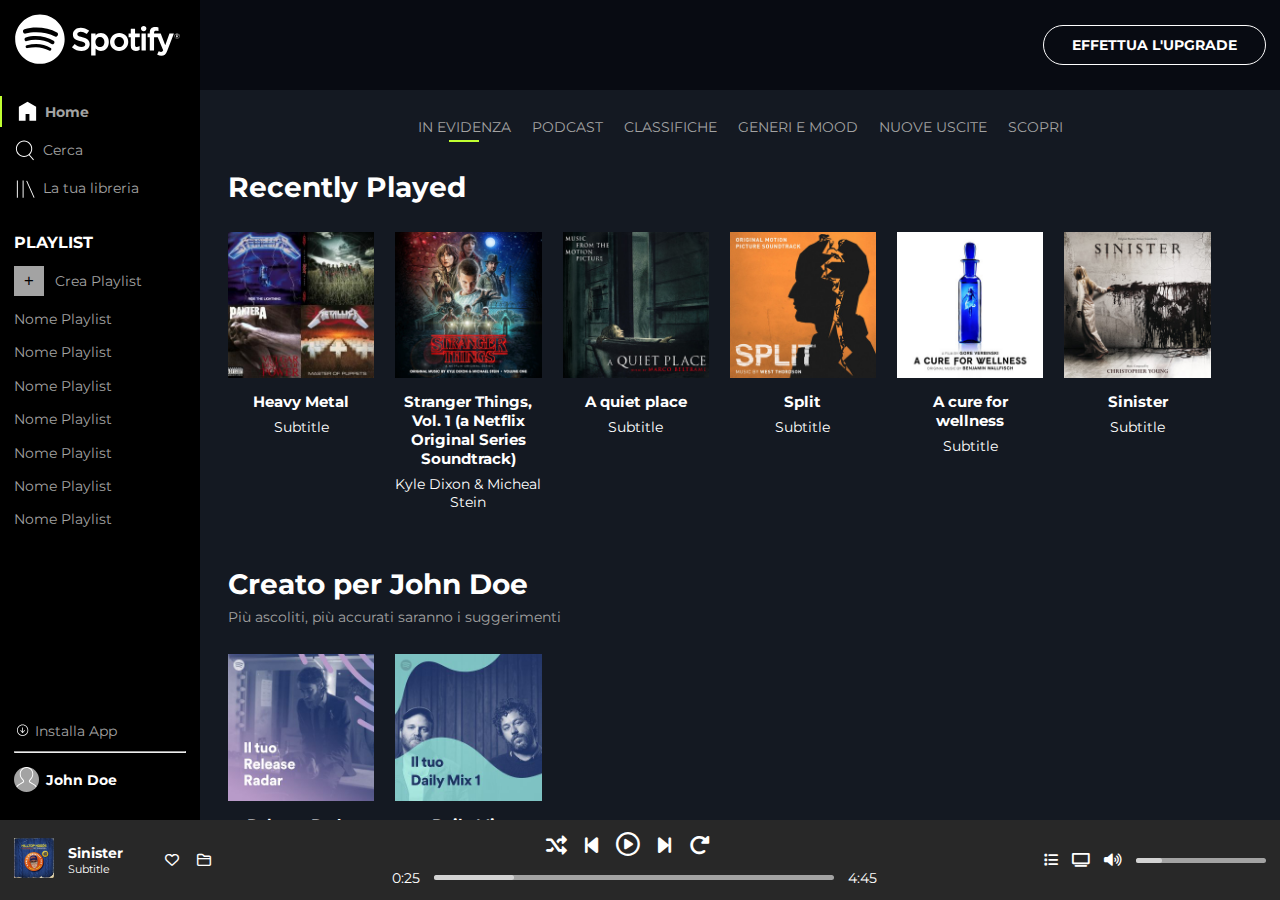
<file: index.html>
<!DOCTYPE html>
<html lang="it">
  <head>
    <meta charset="UTF-8" />
    <meta http-equiv="X-UA-Compatible" content="IE=edge" />
    <meta name="viewport" content="width=device-width, initial-scale=1.0" />
    <title>HTML CSS SpotifyWeb</title>

    <link rel="shortcut icon" href="img/favicon.ico" type="image/x-icon" />

    <link
      rel="stylesheet"
      href="https://cdnjs.cloudflare.com/ajax/libs/font-awesome/6.0.0-beta3/css/all.min.css"
    />
    <link rel="stylesheet" href="css/style.css" />
  </head>
  <body>
    <main>
      <!-- Nav -->
      <nav>
        <!-- Top Nav -->
        <div>
          <!-- Logo -->
          <div class="container">
            <img class="logo xs-none" src="img/logo.svg" alt="logo" />
            <img
              src="img/logo-small.svg"
              alt="logo small"
              class="logo-small only-xs"
            />
          </div>

          <!-- Home + Search + Library -->
          <div class="container no-padding">
            <ul>
              <li class="active">
                <img src="img/home.svg" alt="home icon" />
                <span class="xs-none">Home</span>
              </li>
              <li>
                <img src="img/search.svg" alt="search icon" />
                <span class="xs-none">Cerca</span>
              </li>
              <li>
                <img src="img/libreria.svg" alt="library icon" />
                <span class="xs-none">La tua libreria</span>
              </li>
            </ul>
          </div>

          <!-- Playlist -->
          <div class="container xs-none">
            <h3>Playlist</h3>
            <span><button id="create-playlist">+</button> Crea Playlist</span>
            <ul class="overflow">
              <li>Nome Playlist</li>
              <li>Nome Playlist</li>
              <li>Nome Playlist</li>
              <li>Nome Playlist</li>
              <li>Nome Playlist</li>
              <li>Nome Playlist</li>
              <li>Nome Playlist</li>
            </ul>
          </div>
        </div>

        <!-- Bottom Nav -->
        <div class="bottom-nav container">
          <span>
            <img
              id="download-icon"
              src="img/download.svg"
              alt="download icon"
            />
            <span class="xs-none">Installa App</span>
          </span>
          <hr class="xs-none" />

          <span class="profile-text">
            <img id="profile-icon" src="img/profile.svg" alt="profile icon" />
            <span class="xs-none">John Doe</span>
          </span>
        </div>
      </nav>

      <!-- Content -->
      <div id="content">
        <!-- Upgrade -->
        <div class="upgrade-container">
          <a href="#" id="upgrade-btn">Effettua l'upgrade</a>
        </div>

        <!-- Content Nav -->
        <div class="content-nav">
          <ul>
            <li class="active">In evidenza</li>
            <li>Podcast</li>
            <li>Classifiche</li>
            <li>Generi e mood</li>
            <li>Nuove uscite</li>
            <li>Scopri</li>
          </ul>
        </div>

        <!-- Content Playlist -->
        <div class="container">
          <!-- Recently Played -->
          <div>
            <div class="section-title">
              <h1>Recently Played</h1>
            </div>

            <div class="elements-container">
              <!-- Single Element -->
              <div class="element">
                <img src="img/metal_lifting.jpg" alt="heavy emtal playlist" />
                <span class="title">Heavy Metal</span>
                <span class="artist">Subtitle</span>
              </div>
              <!-- Single Element -->
              <div class="element">
                <img src="img/stranger.jpeg" alt="stranger things playlist" />
                <span class="title"
                  >Stranger Things, Vol. 1 (a Netflix Original Series
                  Soundtrack)</span
                >
                <span class="artist">Kyle Dixon & Micheal Stein</span>
              </div>
              <!-- Single Element -->
              <div class="element">
                <img src="img/aquietplace.jpeg" alt="a quiet place" />
                <span class="title">A quiet place</span>
                <span class="artist">Subtitle</span>
              </div>
              <!-- Single Element -->
              <div class="element">
                <img src="img/split.jpeg" alt="split" />
                <span class="title">Split</span>
                <span class="artist">Subtitle</span>
              </div>
              <!-- Single Element -->
              <div class="element">
                <img src="img/cure.jpeg" alt="a cure for wellness" />
                <span class="title">A cure for wellness</span>
                <span class="artist">Subtitle</span>
              </div>
              <!-- Single Element -->
              <div class="element">
                <img src="img/sinister.jpeg" alt="sinister" />
                <span class="title">Sinister</span>
                <span class="artist">Subtitle</span>
              </div>
            </div>
          </div>

          <!-- Create for yuu -->
          <div>
            <div class="section-title">
              <h1>Creato per John Doe</h1>
              <span>Più ascoliti, più accurati saranno i suggerimenti</span>
            </div>
            <div class="elements-container">
              <!-- Single Element -->
              <div class="element">
                <img src="img/radar.jpeg" alt="release radar playlist" />
                <span class="title">Release Radar</span>
              </div>
              <!-- Single Element -->
              <div class="element">
                <img src="img/mixdaily.jpeg" alt="daily mix playlist" />
                <span class="title">Daily Mix</span>
              </div>
            </div>
          </div>

          <!-- Popular Artists -->
          <div class="pop-artists">
            <div class="section-title">
              <h1>Artisti più popolari</h1>
              <span>Più ascoliti, più accurati saranno i suggerimenti</span>
            </div>
            <div class="elements-container">
              <!-- Single Element -->
              <div class="element">
                <img src="img/youg.jpeg" alt="lana del rey" />
                <span class="title">Lana del Rey</span>
              </div>
              <!-- Single Element -->
              <div class="element">
                <img src="img/einaudi.jpeg" alt="ludovico einaudi" />
                <span class="title">Ludovico Einaudi</span>
              </div>
            </div>
          </div>
        </div>
      </div>
    </main>

    <!-- Footer -->
    <footer>
      <!-- Left -->
      <div class="footer-left">
        <div>
          <img class="play" src="img/player_left.jpg" alt="playing" />
        </div>
        <div class="title-author">
          <span class="title">Sinister</span>
          <span class="author">Subtitle</span>
        </div>
        <div class="icons">
          <i class="far fa-heart"></i>
          <i class="far fa-folder"></i>
        </div>
      </div>
      <!-- Middle -->
      <div class="footer-middle">
        <div>
          <i class="fas fa-random"></i>
          <i class="fas fa-step-backward"></i>
          <i class="far fa-play-circle big"></i>
          <i class="fas fa-step-forward"></i>
          <i class="fas fa-redo-alt"></i>
        </div>
        <div class="progress-bar-container">
          <span>0:25</span>
          <div class="progress-bar">
            <div class="inner"></div>
          </div>
          <span>4:45</span>
        </div>
      </div>

      <!-- Right -->
      <div class="footer-right">
        <i class="fas fa-list"></i>
        <i class="fas fa-tv"></i>
        <i class="fas fa-volume-up"></i>
        <div class="progress-bar-container">
          <div class="progress-bar">
            <div class="inner"></div>
          </div>
        </div>
      </div>
    </footer>
  </body>
</html>
</file>
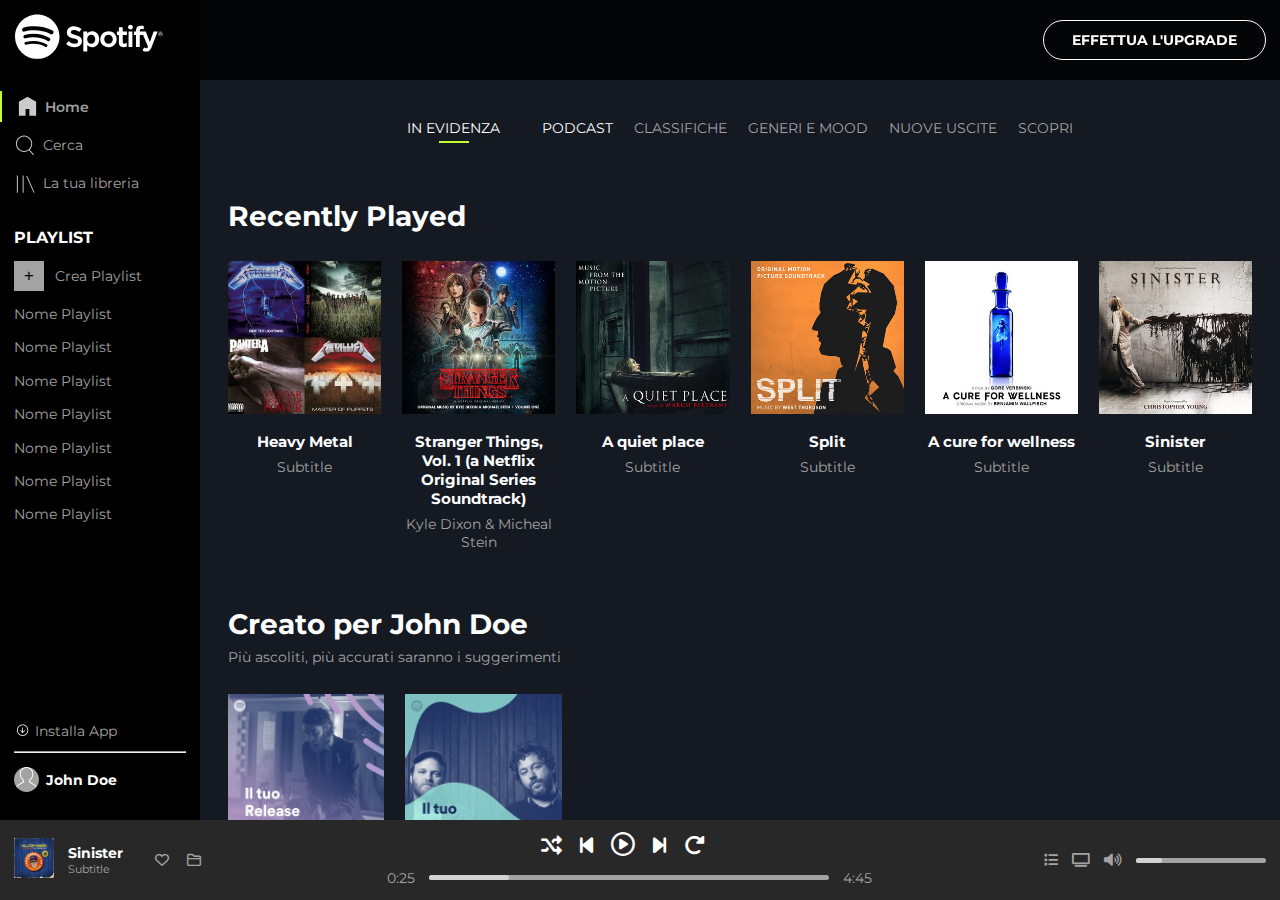
<file: bonus/index.html>
<!DOCTYPE html>
<html lang="it">
  <head>
    <meta charset="UTF-8" />
    <meta http-equiv="X-UA-Compatible" content="IE=edge" />
    <meta name="viewport" content="width=device-width, initial-scale=1.0" />
    <title>HTML CSS SpotifyWeb</title>

    <link rel="shortcut icon" href="img/favicon.ico" type="image/x-icon" />

    <link
      rel="stylesheet"
      href="https://cdnjs.cloudflare.com/ajax/libs/font-awesome/6.0.0-beta3/css/all.min.css"
    />
    <link rel="stylesheet" href="css/style.css" />
  </head>
  <body>
    <main>
      <!-- Nav -->
      <nav class="flex flex-col justify-bet">
        <!-- Top Nav -->
        <div>
          <!-- Logo -->
          <div class="container">
            <img class="logo xs-none" src="img/logo.svg" alt="logo" />
            <img
              src="img/logo-small.svg"
              alt="logo small"
              class="logo-small only-xs"
            />
          </div>

          <!-- Home + Search + Library -->
          <div class="container no-padding">
            <ul>
              <li class="flex align-center active">
                <img src="img/home.svg" alt="home icon" />
                <span class="xs-none">Home</span>
              </li>
              <li class="flex align-center">
                <img src="img/search.svg" alt="search icon" />
                <span class="xs-none">Cerca</span>
              </li>
              <li class="flex align-center">
                <img src="img/libreria.svg" alt="library icon" />
                <span class="xs-none">La tua libreria</span>
              </li>
            </ul>
          </div>

          <!-- Playlist -->
          <div class="container xs-none">
            <h3>Playlist</h3>
            <span><button id="create-playlist">+</button> Crea Playlist</span>
            <ul class="overflow">
              <li>Nome Playlist</li>
              <li>Nome Playlist</li>
              <li>Nome Playlist</li>
              <li>Nome Playlist</li>
              <li>Nome Playlist</li>
              <li>Nome Playlist</li>
              <li>Nome Playlist</li>
            </ul>
          </div>
        </div>

        <!-- Bottom Nav -->
        <div class="bottom-nav container no-margin-bottom">
          <p class="flex align-center">
            <img
              id="download-icon"
              src="img/download.svg"
              alt="download icon"
            />
            <span class="xs-none">Installa App</span>
          </p>
          <hr class="xs-none" />

          <p class="flex align-center">
            <img id="profile-icon" src="img/profile.svg" alt="profile icon" />
            <span class="xs-none profile-text">John Doe</span>
          </p>
        </div>
      </nav>

      <!-- Content -->
      <div id="content">
        <!-- Upgrade -->
        <div id="upgrade" class="flex align-center">
          <a href="#" id="upgrade-btn">Effettua l'upgrade</a>
        </div>

        <!-- Content Nav -->
        <div class="container content-nav">
          <ul class="flex justify-center">
            <li class="flex flex-col align-center active"><a href="index.html">In evidenza</li>
            <li><a href="podcast.html">Podcast</a></li>
            <li>Classifiche</li>
            <li>Generi e mood</li>
            <li>Nuove uscite</li>
            <li>Scopri</li>
          </ul>
        </div>

        <!-- Content Playlist -->
        <div class="container">
          <!-- Recently Played -->
          <div>
            <div class="section-title">
              <h1>Recently Played</h1>
            </div>

            <div class="flex elements-container">
              <!-- Single Element -->
              <div class="element">
                <div class="img-container">
                  <div class="img-overlay">
                    <i class="far fa-play-circle"></i>
                  </div>
                  <img src="img/metal_lifting.jpg" alt="heavy emtal playlist" />
                </div>
                <span class="title">Heavy Metal</span>
                <span class="artist">Subtitle</span>
              </div>
              <!-- Single Element -->
              <div class="element">
                <div class="img-container">
                  <div class="img-overlay">
                    <i class="far fa-play-circle"></i>
                  </div>
                  <img src="img/stranger.jpeg" alt="stranger things playlist" />
                </div>
                <span class="title"
                  >Stranger Things, Vol. 1 (a Netflix Original Series
                  Soundtrack)</span
                >
                <span class="artist">Kyle Dixon & Micheal Stein</span>
              </div>
              <!-- Single Element -->
              <div class="element">
                <div class="img-container">
                  <div class="img-overlay">
                    <i class="far fa-play-circle"></i>
                  </div>
                  <img
                    src="img/aquietplace.jpeg"
                    alt="a quiet place playlist"
                  />
                </div>
                <span class="title">A quiet place</span>
                <span class="artist">Subtitle</span>
              </div>
              <!-- Single Element -->
              <div class="element">
                <div class="img-container">
                  <div class="img-overlay">
                    <i class="far fa-play-circle"></i>
                  </div>
                  <img src="img/split.jpeg" alt="split" />
                </div>
                <span class="title">Split</span>
                <span class="artist">Subtitle</span>
              </div>
              <!-- Single Element -->
              <div class="element">
                <div class="img-container">
                  <div class="img-overlay">
                    <i class="far fa-play-circle"></i>
                  </div>
                  <img src="img/cure.jpeg" alt="a cure for wellness playlist" />
                </div>
                <span class="title">A cure for wellness</span>
                <span class="artist">Subtitle</span>
              </div>
              <!-- Single Element -->
              <div class="element">
                <div class="img-container">
                  <div class="img-overlay">
                    <i class="far fa-play-circle"></i>
                  </div>
                  <img src="img/sinister.jpeg" alt="sinister playlist" />
                </div>
                <span class="title">Sinister</span>
                <span class="artist">Subtitle</span>
              </div>
            </div>
          </div>

          <!-- Create for yuu -->
          <div>
            <div class="section-title">
              <h1>Creato per John Doe</h1>
              <span>Più ascoliti, più accurati saranno i suggerimenti</span>
            </div>
            <div class="flex elements-container">
              <!-- Single Element -->
              <div class="element">
                <div class="img-container">
                  <div class="img-overlay">
                    <i class="far fa-play-circle"></i>
                  </div>
                  <img src="img/radar.jpeg" alt="radar playlist" />
                </div>
                <span class="title">Release Radar</span>
              </div>
              <!-- Single Element -->
              <div class="element">
                <div class="img-container">
                  <div class="img-overlay">
                    <i class="far fa-play-circle"></i>
                  </div>
                  <img src="img/mixdaily.jpeg" alt="daily mix playlist" />
                </div>
                <span class="title">Daily Mix</span>
              </div>
            </div>
          </div>

          <!-- Popular Artists -->
          <div class="pop-artists">
            <div class="section-title">
              <h1>Artisti più popolari</h1>
              <span>Più ascoliti, più accurati saranno i suggerimenti</span>
            </div>
            <div class="flex elements-container">
              <!-- Single Element -->
              <div class="element">
                <div class="img-container">
                  <div class="img-overlay">
                    <i class="far fa-play-circle"></i>
                  </div>
                  <img src="img/youg.jpeg" alt="lana del rey" />
                </div>
                <span class="title">Lana del Rey</span>
              </div>
              <!-- Single Element -->
              <div class="element">
                <div class="img-container">
                  <div class="img-overlay">
                    <i class="far fa-play-circle"></i>
                  </div>
                  <img src="img/einaudi.jpeg" alt="einaudi" />
                </div>
                <span class="title">Ludovico Einaudi</span>
              </div>
            </div>
          </div>
        </div>
      </div>
    </main>

    <!-- Footer -->
    <footer class="flex justify-bet align-center">
      <!-- Left -->
      <div class="flex justify-center align-center footer-left">
        <div>
          <img class="play" src="img/player_left.jpg" alt="playing" />
        </div>
        <div class="flex flex-col">
          <span class="title">Sinister</span>
          <span class="author">Subtitle</span>
        </div>
        <div class="icons">
          <i class="far fa-heart"></i>
          <i class="far fa-folder"></i>
        </div>
      </div>
      <!-- Middle -->
      <div class="flex flex-col align-center footer-middle">
        <div>
          <i class="fas fa-random"></i>
          <i class="fas fa-step-backward"></i>
          <i class="far fa-play-circle big"></i>
          <i class="fas fa-step-forward"></i>
          <i class="fas fa-redo-alt"></i>
        </div>
        <div class="progress-bar-container flex justify-center align-center">
          <span>0:25</span>
          <div class="progress-bar">
            <div class="inner">
              <div class="inner-dot"></div>
            </div>
          </div>
          <span>4:45</span>
        </div>
      </div>
      <!-- Right -->
      <div class="footer-right flex align-center">
        <div class="icons flex">
          <i class="fas fa-list"></i>
          <i class="fas fa-tv"></i>
          <i class="fas fa-volume-up"></i>
        </div>
        <div class="progress-bar-container">
          <div class="progress-bar">
            <div class="inner">
              <div class="inner-dot"></div>
            </div>
          </div>
        </div>
      </div>
    </footer>
  </body>
</html>
</file>
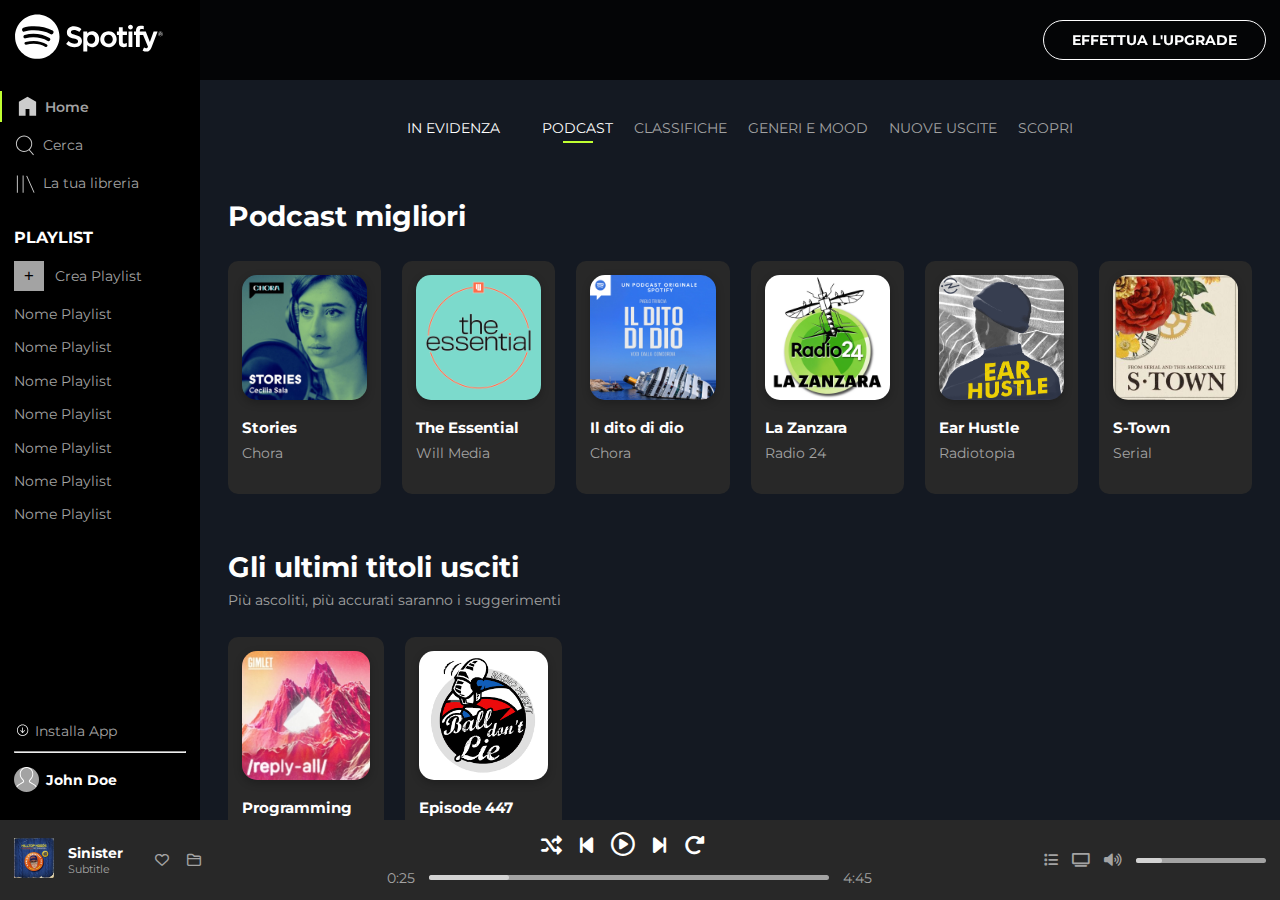
<file: bonus/podcast.html>
<!DOCTYPE html>
<html lang="it">
  <head>
    <meta charset="UTF-8" />
    <meta http-equiv="X-UA-Compatible" content="IE=edge" />
    <meta name="viewport" content="width=device-width, initial-scale=1.0" />
    <title>HTML CSS SpotifyWeb</title>

    <link rel="shortcut icon" href="img/favicon.ico" type="image/x-icon" />

    <link
      rel="stylesheet"
      href="https://cdnjs.cloudflare.com/ajax/libs/font-awesome/6.0.0-beta3/css/all.min.css"
    />
    <link rel="stylesheet" href="css/style.css" />
    <link rel="stylesheet" href="css/podcast.css">
  </head>
  <body>
    <main>
      <!-- Nav -->
      <nav class="flex flex-col justify-bet">
        <!-- Top Nav -->
        <div>
          <!-- Logo -->
          <div class="container">
            <img class="logo xs-none" src="img/logo.svg" alt="logo" />
            <img
              src="img/logo-small.svg"
              alt="logo small"
              class="logo-small only-xs"
            />
          </div>

          <!-- Home + Search + Library -->
          <div class="container no-padding">
            <ul>
              <li class="flex align-center active">
                <img src="img/home.svg" alt="home icon" />
                <span class="xs-none">Home</span>
              </li>
              <li class="flex align-center">
                <img src="img/search.svg" alt="search icon" />
                <span class="xs-none">Cerca</span>
              </li>
              <li class="flex align-center">
                <img src="img/libreria.svg" alt="library icon" />
                <span class="xs-none">La tua libreria</span>
              </li>
            </ul>
          </div>

          <!-- Playlist -->
          <div class="container xs-none">
            <h3>Playlist</h3>
            <span><button id="create-playlist">+</button> Crea Playlist</span>
            <ul class="overflow">
              <li>Nome Playlist</li>
              <li>Nome Playlist</li>
              <li>Nome Playlist</li>
              <li>Nome Playlist</li>
              <li>Nome Playlist</li>
              <li>Nome Playlist</li>
              <li>Nome Playlist</li>
            </ul>
          </div>
        </div>

        <!-- Bottom Nav -->
        <div class="bottom-nav container no-margin-bottom">
          <p class="flex align-center">
            <img
              id="download-icon"
              src="img/download.svg"
              alt="download icon"
            />
            <span class="xs-none">Installa App</span>
          </p>
          <hr class="xs-none" />

          <p class="flex align-center">
            <img id="profile-icon" src="img/profile.svg" alt="profile icon" />
            <span class="xs-none profile-text">John Doe</span>
          </p>
        </div>
      </nav>

      <!-- Content -->
      <div id="content">
        <!-- Upgrade -->
        <div id="upgrade" class="flex align-center">
          <a href="#" id="upgrade-btn">Effettua l'upgrade</a>
        </div>

        <!-- Content Nav -->
        <div class="container content-nav">
          <ul class="flex justify-center">
            <li ><a href="index.html">In evidenza</li>
            <li class="flex flex-col align-center active"><a href="podcast.html">Podcast</a></li>
            <li>Classifiche</li>
            <li>Generi e mood</li>
            <li>Nuove uscite</li>
            <li>Scopri</li>
          </ul>
        </div>

        <!-- Content Podcast -->
        <div class="container">
          <!-- Recently Played -->
          <div>
            <div class="section-title">
              <h1>Podcast migliori</h1>
            </div>

            <div class="flex elements-container">
              <!-- Single Element -->
              <div class="element">
                <div class="img-container">
                  <div class="img-overlay">
                    <i class="far fa-play-circle"></i>
                  </div>
                  <img src="img/storioes.jpg" alt="stories" />
                </div>
                <span class="title">Stories</span>
                <span class="artist">Chora</span>
              </div>
              <!-- Single Element -->
              <div class="element">
                <div class="img-container">
                  <div class="img-overlay">
                    <i class="far fa-play-circle"></i>
                  </div>
                  <img src="img/theessential.jpg" alt="the essential" />
                </div>
                <span class="title"
                  >The Essential</span
                >
                <span class="artist">Will Media</span>
              </div>
              <!-- Single Element -->
              <div class="element">
                <div class="img-container">
                  <div class="img-overlay">
                    <i class="far fa-play-circle"></i>
                  </div>
                  <img
                    src="img/ditodidio.jpg"
                    alt="dito di dio"
                  />
                </div>
                <span class="title">Il dito di dio</span>
                <span class="artist">Chora</span>
              </div>
              <!-- Single Element -->
              <div class="element">
                <div class="img-container">
                  <div class="img-overlay">
                    <i class="far fa-play-circle"></i>
                  </div>
                  <img src="img/lazanzara.jpg" alt="la zanzara" />
                </div>
                <span class="title">La Zanzara</span>
                <span class="artist">Radio 24</span>
              </div>
              <!-- Single Element -->
              <div class="element">
                <div class="img-container">
                  <div class="img-overlay">
                    <i class="far fa-play-circle"></i>
                  </div>
                  <img src="img/earhustle.jpg" alt="ear hustle" />
                </div>
                <span class="title">Ear Hustle</span>
                <span class="artist">Radiotopia</span>
              </div>
              <!-- Single Element -->
              <div class="element">
                <div class="img-container">
                  <div class="img-overlay">
                    <i class="far fa-play-circle"></i>
                  </div>
                  <img src="img/stown.jpg" alt="s town" />
                </div>
                <span class="title">S-Town</span>
                <span class="artist">Serial</span>
              </div>
            </div>
          </div>

          <!-- Content Gli utlimi usciti -->
          <div>
            <div class="section-title">
              <h1>Gli ultimi titoli usciti</h1>
              <span>Più ascoliti, più accurati saranno i suggerimenti</span>
            </div>
            <div class="flex elements-container">
              <!-- Single Element -->
              <div class="element">
                <div class="img-container">
                  <div class="img-overlay">
                    <i class="far fa-play-circle"></i>
                  </div>
                  <img src="img/replyall.jpg" alt="reply all" />
                </div>
                <span class="title">Programming note</span>
                <span class="author">Reply All</span>
              </div>
              <!-- Single Element -->
              <div class="element">
                <div class="img-container">
                  <div class="img-overlay">
                    <i class="far fa-play-circle"></i>
                  </div>
                  <img src="img/balldontlie.png" alt="ball don't lie" />
                </div>
                <span class="title">Episode 447</span>
                <span class="auhtor">Ball Don't Lie</span>
              </div>
            </div>
          </div>
        </div>
      </div>
    </main>

    <!-- Footer -->
    <footer class="flex justify-bet align-center">
      <!-- Left -->
      <div class="flex justify-center align-center footer-left">
        <div>
          <img class="play" src="img/player_left.jpg" alt="playing" />
        </div>
        <div class="flex flex-col">
          <span class="title">Sinister</span>
          <span class="author">Subtitle</span>
        </div>
        <div class="icons">
          <i class="far fa-heart"></i>
          <i class="far fa-folder"></i>
        </div>
      </div>
      <!-- Middle -->
      <div class="flex flex-col align-center footer-middle">
        <div>
          <i class="fas fa-random"></i>
          <i class="fas fa-step-backward"></i>
          <i class="far fa-play-circle big"></i>
          <i class="fas fa-step-forward"></i>
          <i class="fas fa-redo-alt"></i>
        </div>
        <div class="progress-bar-container flex justify-center align-center">
          <span>0:25</span>
          <div class="progress-bar">
            <div class="inner">
              <div class="inner-dot"></div>
            </div>
          </div>
          <span>4:45</span>
        </div>
      </div>
      <!-- Right -->
      <div class="footer-right flex align-center">
        <div class="icons flex">
          <i class="fas fa-list"></i>
          <i class="fas fa-tv"></i>
          <i class="fas fa-volume-up"></i>
        </div>
        <div class="progress-bar-container">
          <div class="progress-bar">
            <div class="inner">
              <div class="inner-dot"></div>
            </div>
          </div>
        </div>
      </div>
    </footer>
  </body>
</html>
</file>
<file: bonus/css/podcast.css>
.element {
  padding: 1rem 1rem 2.3rem 1rem;
  background-color: #282828;
  border-radius: 10px;
  text-align: left;
  transition: 0.5s;
}

.element:hover {
  background-color: #4e4e4e;
  cursor: pointer;
}

.element img,
.element .img-container,
.img-overlay {
  border-radius: 15px;
}

.element img {
  box-shadow: rgba(0, 0, 0, 0.24) 0px 3px 8px;
}

.element .img-overlay {
  bottom: 4px;
}
</file>
<file: css/style.css>
/* Import  */

@import url("https://fonts.googleapis.com/css2?family=Montserrat:wght@300;400;500;600;700&display=swap");

/* Variables */

:root {
  --green: #c0ff31;
  --grey: #a3a3a3;
}

/* Reset */

* {
  box-sizing: border-box;
  margin: 0;
  padding: 0;
}

/* Global */

html {
  font-size: 14px;
}

body {
  font-family: "Montserrat", sans-serif;
  color: white;
}

h3 {
  font-weight: 700;
  text-transform: uppercase;
  margin-bottom: 1rem;
}

a {
  color: white;
  text-decoration: none;
}

main {
  height: calc(100vh - 80px);
  display: flex;
  overflow: hidden;
}

li {
  list-style-type: none;
}

/* General - Main Nav */

main h3 {
  color: white;
}

main nav {
  min-width: 200px;
  padding-top: 1rem;
  color: var(--grey);
  background-color: black;
  display: flex;
  flex-direction: column;
  justify-content: space-between;
}

main nav ul li {
  margin-bottom: 0.5rem;
  padding: 0.3rem 0;
  display: flex;
  align-items: center;
}

main nav ul li img {
  height: 23px;
  margin: 0 0.4rem 0 1rem;
}

main nav hr {
  margin: 0.8rem 0 1rem 0;
}

/* General - Content */

#content div {
  margin-bottom: 2rem;
}

/* General - Footer */

footer {
  height: 80px;
  padding: 0 1rem;
  display: flex;
  justify-content: space-between;
  align-items: center;
  background-color: #282828;
}

footer i {
  margin-right: 1rem;
}

/* Classes */

.container {
  padding: 0 2rem;
}

.only-xs {
  display: none;
}

/* Classes - Main Nav */

main nav .container {
  margin-bottom: 2rem;
  padding: 0 1rem;
}

main nav .logo {
  height: 50px;
}

main nav .logo-small {
  height: 25px;
}

main nav .no-padding {
  padding: 0;
}

main nav .overflow {
  max-height: 30vh;
  overflow-y: auto;
}

main nav ul .active {
  border-left: 2px solid var(--green);
  font-weight: 700;
}

main nav div.bottom-nav img {
  margin: 0 0.4rem 0 0rem;
}

main nav div.bottom-nav > span {
  display: flex;
  align-items: center;
}

main nav div.bottom-nav span.profile-text {
  font-weight: 700;
  color: white;
}

/* Classes - Content */

.section-title {
  margin-bottom: 2rem;
}

.section-title h1 {
  margin-bottom: 0.5rem;
}

.section-title span {
  color: var(--grey);
}

.elements-container {
  display: flex;
  justify-content: flex-start;
  gap: 1.5rem;
}

.element {
  width: calc(100% / 7);
  display: flex;
  flex-direction: column;
  align-items: center;
  text-align: center;
}

.element img {
  width: 100%;
  margin-bottom: 1rem;
}

.element .title {
  margin-bottom: 0.5rem;
  font-size: 1.1rem;
  font-weight: 700;
}

.element .author {
  color: var(--grey);
}

.pop-artists img {
  border-radius: 50%;
}

/* Classes - Content Upgrade */

.upgrade-container {
  height: 10vh;
  padding-right: 1rem;
  display: flex;
  justify-content: flex-end;
  align-items: center;
  background-color: #080b12;
}

/* Classes - Content Nav */

.content-nav {
  margin-bottom: 4rem;
}

.content-nav ul {
  display: flex;
  flex-wrap: wrap;
  justify-content: center;
  gap: 1.5rem;
  text-transform: uppercase;
  color: var(--grey);
}

.content-nav ul li.active {
  display: flex;
  flex-direction: column;
  align-items: center;
}

.content-nav ul li.active::after {
  content: "";
  padding-top: 4px;
  border-bottom: 2px solid var(--green);
  width: 30px;
}

/* Classes - Footer */

footer .progress-bar {
  height: 5px;
  width: 80%;
  border-radius: 3px;
  background-color: var(--grey);
}

footer .progress-bar .inner {
  height: 5px;
  width: 20%;
  border-radius: 3px;
  background-color: lightgray;
}

/* Classes - Footer Left */

.footer-left {
  display: flex;
  justify-content: center;
  align-items: center;
  gap: 1rem;
}

.footer-left div:nth-child(3) {
  margin-left: 2rem;
}

.footer-left .play {
  height: 40px;
}

.footer-left .title-author {
  display: flex;
  flex-direction: column;
}

.footer-left .title-author .title {
  font-weight: 700;
}

.footer-left .title-author .author {
  font-size: 0.8rem;
  color: var(grey);
}

.footer-left i {
  margin-right: 1rem;
}

/* Classes - Footer Middle */

.footer-middle {
  flex-basis: 500px;
  display: flex;
  flex-direction: column;
  align-items: center;
}

.footer-middle > div:first-child {
  margin-bottom: 0.8rem;
}

.footer-middle i {
  font-size: 1.5rem;
}

.footer-middle i.big {
  font-size: 1.7rem;
}

.footer-middle .progress-bar-container {
  width: 100%;
  display: flex;
  justify-content: center;
  align-items: center;
  gap: 1rem;
}

/* Classes - Footer Right */

.footer-right {
  display: flex;
  align-items: center;
}

.footer-right .progress-bar-container {
  width: 130px;
}

.footer-right .progress-bar {
  width: 100%;
}

/* ID */

#content {
  width: 100%;
  background-color: #141922;
  overflow: auto;
}

main nav #create-playlist {
  width: 30px;
  height: 30px;
  margin: 0 0.5rem 0.7rem 0;
  font-size: 1.2rem;
  color: black;
  background-color: var(--grey);
  border: none;
}

/* ID - Main Nav */

main nav img#download-icon {
  width: 15px;
  height: 15px;
}

main nav img#profile-icon {
  width: 25px;
  height: 25px;
  margin-right: 0.5rem;
  background-color: var(--grey);
  border-radius: 50%;
}

/* ID - Content Upgrade */

#upgrade-btn {
  border: 1px solid white;
  padding: 0.7rem 2rem;
  border-radius: 30px;
  font-weight: 700;
  text-transform: uppercase;
}

/* Breakpoint MB */

@media screen and (max-width: 991px) {
  h1 {
    font-size: 1.8rem;
  }

  .elements-container {
    flex-wrap: wrap;
    gap: 1rem;
  }

  .element {
    width: calc(90% / 4);
  }

  .footer-middle {
    margin: 0 1rem;
    min-width: 195px;
  }
}

/* Breakpoint S */

@media screen and (max-width: 767px) {
  .element {
    width: calc((100% / 2) - 8px);
  }

  footer i {
    margin-right: 0.5rem;
  }

  .footer-middle .progress-bar-container {
    max-width: 375px;
  }

  .footer-left div:nth-child(3) {
    margin-left: 0;
  }

  .footer-right .progress-bar-container {
    width: 50px;
  }
}

/* Breakpoint XS */

@media screen and (max-width: 576px) {
  main nav .container {
    padding: 0 1rem;
    margin-bottom: 0;
  }

  main nav {
    min-width: unset;
    align-items: center;
  }

  main nav .logo-small {
    margin-bottom: 1rem;
  }

  main nav .no-padding {
    padding: 0 1rem;
  }

  main nav .bottom-nav {
    display: flex;
    flex-direction: column;
    align-items: center;
  }

  main nav ul li img {
    margin: 0;
  }

  main nav img#profile-icon {
    margin-right: unset;
  }

  main nav div.bottom-nav img {
    margin-bottom: 1em;
    margin-right: 0;
  }

  .xs-none {
    display: none;
  }

  .only-xs {
    display: block;
  }

  main nav ul .active {
    border-left: none;
  }
}
</file>
<file: bonus/css/style.css>
/* Import  */

@import url("https://fonts.googleapis.com/css2?family=Montserrat:wght@300;400;500;600;700&display=swap");

/* Variables */

:root {
  --green: #c0ff31;
  --grey: #a3a3a3;
}

/* Reset */

* {
  box-sizing: border-box;
  margin: 0;
  padding: 0;
}

/* Global */

html {
  font-size: 14px;
}

body {
  font-family: "Montserrat", sans-serif;
  color: var(--grey);
}

h1,
h3,
i {
  color: white;
}

h1 {
  margin-bottom: 0.5rem;
}

h3 {
  font-weight: 700;
  text-transform: uppercase;
  margin-bottom: 1rem;
  color: white;
}

a {
  color: white;
  text-decoration: none;
}

main {
  height: calc(100vh - 80px);
  display: flex;
  overflow: hidden;
}

li {
  list-style-type: none;
}

/* General - Main Nav */

main nav {
  min-width: 200px;
  padding-top: 1rem;
  background-color: black;
  z-index: 2;
}

main nav ul li {
  margin-bottom: 0.5rem;
  padding: 0.3rem 0;
  transition: 0.5s;
}

main nav ul li:hover {
  color: white;
  cursor: pointer;
}

main nav ul li:hover img {
  opacity: 1;
}

main nav ul li img {
  height: 23px;
  margin: 0 0.4rem 0 1rem;
  opacity: 0.8;
}

main nav hr {
  margin: 0.8rem 0 1rem 0;
}

main nav span {
  transition: 0.5s;
}

main nav span:hover {
  color: white;
  cursor: pointer;
}

main nav #create-playlist {
  transition: 0.5s;
}

main nav span:hover #create-playlist {
  background-color: white;
  cursor: pointer;
}

/* General - Content */

#content > div > div {
  margin-bottom: 4rem;
}

/* General - Footer */

footer {
  position: absolute;
  bottom: 0;
  width: 100%;
  height: 80px;
  padding: 0 1rem;
  background-color: #282828;
  z-index: 3;
}

footer i {
  margin-right: 1rem;
}

/* Classes */

.container {
  padding: 0 2rem;
}

.only-xs {
  display: none;
}

/* Classes - Flex */

.flex {
  display: flex;
}

.flex-col {
  flex-direction: column;
}

.justify-center {
  justify-content: center;
}

.justify-bet {
  justify-content: space-between;
}

.align-center {
  align-items: center;
}

/* Classes - Main Nav */

main nav .container {
  margin-bottom: 2rem;
  padding: 0 1rem;
}

main nav .logo {
  height: 45px;
}

main nav .logo-small {
  height: 25px;
}

main nav .no-padding {
  padding: 0;
}

main nav .overflow {
  max-height: 30vh;
  overflow-y: auto;
}

main nav ul .active {
  border-left: 2px solid var(--green);
  font-weight: 600;
}

main nav div.bottom-nav img {
  margin: 0 0.4rem 0 0rem;
}

main nav div.bottom-nav span.profile-text {
  font-weight: 700;
  color: white;
}

/* Classes - Content Nav */

.content-nav {
  margin: 8.5rem 0 4rem 0;
}

.content-nav ul {
  flex-wrap: wrap;
  gap: 1.5rem;
  text-transform: uppercase;
}

.content-nav ul li {
  transition: 0.5s;
}

.content-nav ul li:hover {
  font-weight: 600;
  color: white;
  cursor: pointer;
}

.content-nav ul li.active::after {
  content: "";
  width: 30px;
  padding-top: 4px;
  border-bottom: 2px solid var(--green);
}

/* Classes - Content Elements */

.section-title {
  margin-bottom: 2rem;
}

.elements-container {
  justify-content: flex-start;
  gap: 1.5rem;
}

.element {
  width: calc((100% / 7) + 10px);
  display: flex;
  flex-direction: column;
  text-align: center;
}

.element img {
  width: 100%;
}

.element .img-container {
  margin-bottom: 1rem;
  position: relative;
}

.element .img-overlay {
  visibility: hidden;
  position: absolute;
  top: 0;
  right: 0;
  bottom: 0;
  left: 0;
  display: flex;
  justify-content: center;
  align-items: center;
  transition: 0.5s;
}

.img-container:hover {
  cursor: pointer;
}

.img-container:hover .img-overlay {
  visibility: visible;
  background-color: rgba(0, 0, 0, 0.3);
}

.img-container:hover .img-overlay {
  font-size: 4rem;
}

.element .title {
  margin-bottom: 0.5rem;
  font-size: 1.1rem;
  font-weight: 700;
  color: white;
}

.pop-artists img {
  border-radius: 50%;
}

/* Classes - Footer */

footer .progress-bar {
  height: 5px;
  width: 80%;
  border-radius: 3px;
  background-color: var(--grey);
}

footer .progress-bar .inner {
  height: 5px;
  width: 20%;
  border-radius: 3px;
  background-color: lightgray;
  position: relative;
}

footer .progress-bar:hover {
  cursor: pointer;
}

footer .progress-bar:hover .inner {
  background-color: var(--green);
}

.inner-dot {
  display: none;
}

footer .progress-bar:hover .inner-dot {
  display: block;
  position: absolute;
  top: -2px;
  right: 0;
  height: 10px;
  width: 10px;
  border-radius: 50%;
  background-color: white;
  box-shadow: 1px 1px 1px rgba(0, 0, 0, 0.5);
}

.footer-left .icons i,
.footer-right .icons i {
  color: var(--grey);
}

.footer-left .icons i:hover,
.footer-right .icons i:hover {
  color: white;
  cursor: pointer;
}

/* Classes - Footer Left */

.footer-left {
  gap: 1rem;
}

.footer-left div:nth-child(3) {
  margin-left: 1.3rem;
}

.footer-left img.play {
  height: 40px;
}

.footer-left .title {
  font-weight: 700;
  color: white;
}

.footer-left .author {
  font-size: 0.8rem;
  color: var(--grey);
}

.footer-left .author:hover {
  text-decoration: underline;
  color: white;
  cursor: pointer;
}

/* Classes - Footer Middle */

.footer-middle {
  flex-basis: 500px;
}

.footer-middle > div:first-child {
  margin-bottom: 0.8rem;
}

.footer-middle i {
  font-size: 1.5rem;
}

.footer-middle i.big {
  font-size: 1.7rem;
  transition: 0.5s;
}

.footer-middle i.big:hover {
  transform: scale(1.1);
  cursor: pointer;
}

.footer-middle .progress-bar-container {
  width: 100%;
  gap: 1rem;
}

/* Classes - Footer Right */

.footer-right .progress-bar-container {
  width: 130px;
}

.footer-right .progress-bar {
  width: 100%;
}

/* ID */

#content {
  width: 100%;
  background-color: #141922;
  overflow: auto;
}

/* ID - Main Nav */

main nav #create-playlist {
  margin: 0 0.5rem 0.7rem 0;
  border: none;
  width: 30px;
  height: 30px;
  font-size: 1.2rem;
  color: black;
  background-color: var(--grey);
}

main nav img#download-icon {
  width: 15px;
  height: 15px;
}

main nav img#profile-icon {
  width: 25px;
  height: 25px;
  margin-right: 0.5rem;
  border-radius: 50%;
  background-color: var(--grey);
}

/* ID - Content Upgrade */

#upgrade {
  position: fixed;
  top: 0;
  right: 0;
  width: 100%;
  height: 80px;
  padding-right: 1rem;
  justify-content: flex-end;
  background-color: rgba(0, 0, 0, 0.8);
  z-index: 1;
}

#upgrade-btn {
  padding: 0.7rem 2rem;
  border: 1px solid white;
  border-radius: 30px;
  font-weight: 700;
  text-transform: uppercase;
  transition: 0.5s;
}

#upgrade-btn:hover {
  transform: scale(1.1);
}

/* Breakpoint MB */

@media screen and (max-width: 991px) {
  h1 {
    font-size: 1.8rem;
  }

  .elements-container {
    flex-wrap: wrap;
    gap: 1rem;
  }

  .element {
    width: calc((90% / 4) + 2px);
  }

  .footer-middle {
    margin: 0 1rem;
    min-width: 195px;
  }
}

/* Breakpoint S */

@media screen and (max-width: 767px) {
  .element {
    width: calc((100% / 2) - 8px);
  }

  footer i {
    margin-right: 0.5rem;
  }

  .footer-middle .progress-bar-container {
    max-width: 340px;
  }

  .footer-left div:nth-child(3) {
    margin-left: 0;
  }

  .footer-right .progress-bar-container {
    width: 60px;
  }
}

/* Breakpoint XS */

@media screen and (max-width: 576px) {
  main nav .container {
    padding: 0 1rem;
    margin-bottom: 0;
  }

  main nav {
    min-width: unset;
    align-items: center;
  }

  main nav .logo-small {
    margin-bottom: 1rem;
  }

  main nav .no-padding {
    padding: 0 1rem;
  }

  main nav .bottom-nav {
    display: flex;
    flex-direction: column;
    align-items: center;
  }

  main nav ul li img {
    margin: 0;
  }

  main nav img#profile-icon {
    margin-right: unset;
  }

  main nav div.bottom-nav img {
    margin-bottom: 1em;
    margin-right: 0;
  }

  .xs-none {
    display: none;
  }

  .only-xs {
    display: block;
  }

  main nav ul .active {
    border-left: none;
  }
}
</file>
